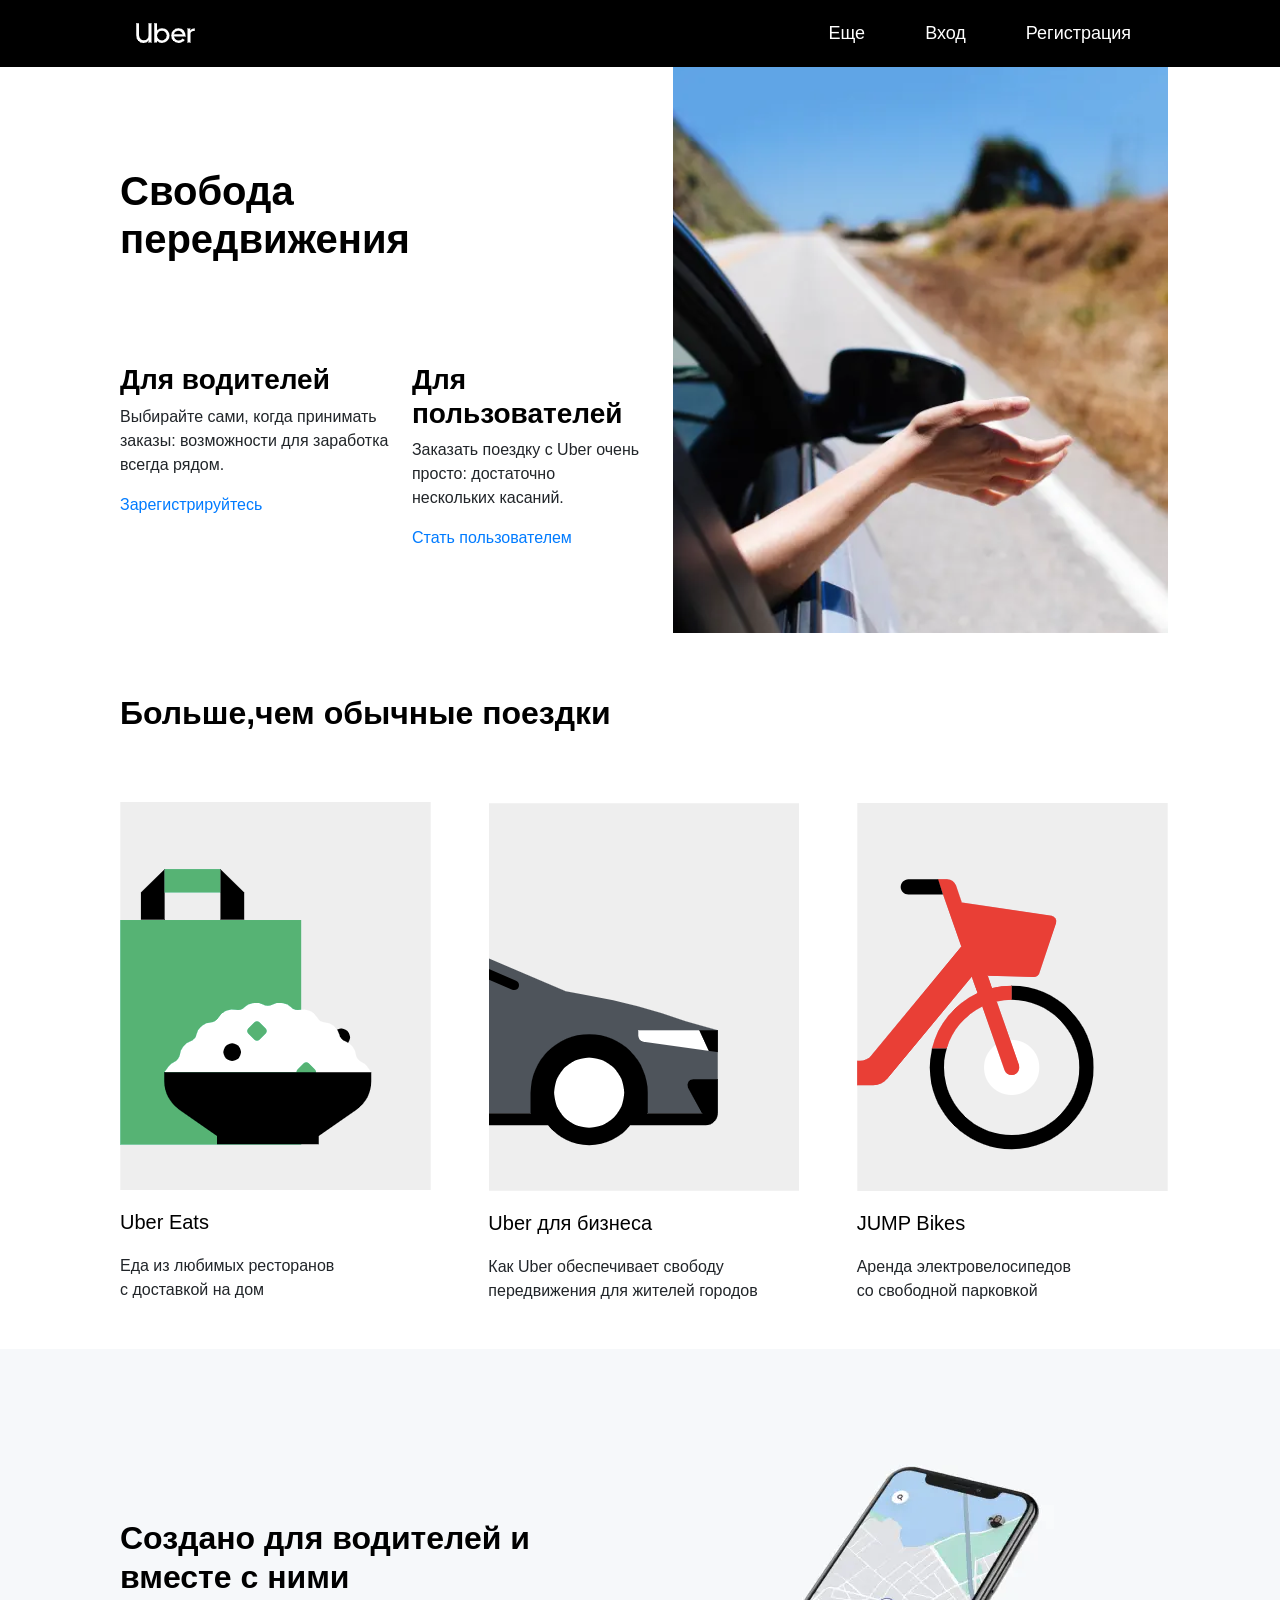
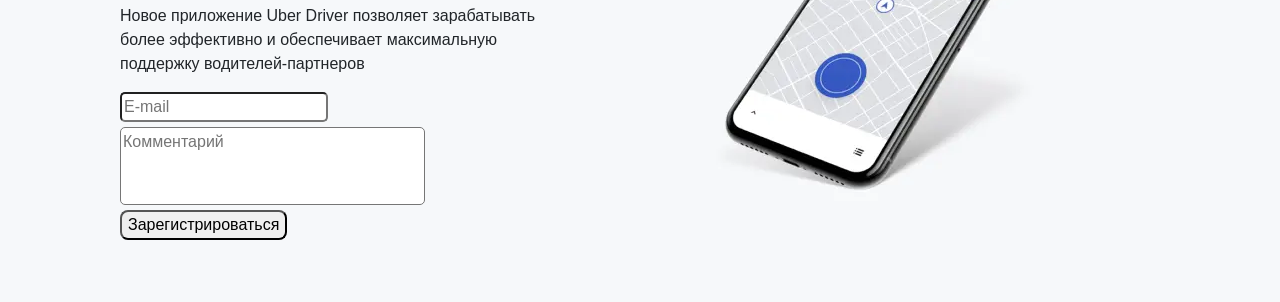
<file: index.html>
<!DOCTYPE html>
<html lang="en">
<head>
	<meta charset="UTF-8">
	<meta name="viewport"
          content="width=device-width, user-scalable=no, initial-scale=1.0, maximum-scale=1.0, minimum-scale=1.0">
	<title>Document</title>
	<link rel="stylesheet" href="css/bootstrap.min.css">
	<link rel="stylesheet" href="css/main.css"> 
</head>
<body>
	<header id="header" class="header">
		<div class="container">
			<div class="row">
				 <div class="col-lg-2">
				 	<img src="img/uber2.png" class="logo">
				 </div>
				 <div class="col-lg-5 ml-auto">
				 	<nav class="list">
				 		<ul class="menu d-flex justify-content-center">
				 			<li class="menu__item">
				 				<a href="#">
				 					Еще
				 				</a>
				 			</li>
				 			<li class="menu__item">
				 				<a href="#">
				 					Вход
				 				</a>
				 			</li>
				 			<li class="menu__item">
				 				<a href="#">
				 					Регистрация
				 				</a>
				 			</li>
				 		</ul>
				 	</nav>
				 </div>
			</div>
		</div>
		
	</header>

	<section id="fetures" class="features">
		<div class="container">
			<div class="row">
				<div class="col-lg-6">
				
					<h1 class="title">
						Свобода <br /> передвижения
					</h1>
					<div class="offer d-flex">
					<div class="offer__block">
						<h3 class="offer__subtitle">
						Для водителей	
						</h3>
						<p class="offer__text">
							Выбирайте сами, когда принимать заказы: возможности для заработка всегда рядом.
						</p>
						<a href="" class="offer_ref">
							Зарегистрируйтесь
						</a>
					</div>
					<div class="offer__block1">
						<h3 class="offer__subtitle">
						Для пользователей	
						</h3>
						<p class="offer__text">
							Заказать поездку с Uber очень просто: достаточно нескольких касаний.
						</p>
						<a href="" class="offer_ref">
							Стать пользователем
						</a>
					</div>
				</div>	
				</div>
				<div class="col-lg-6" id="pic">
					<img src="img/hand.png" class="pic">
				</div>
			</div>
		</div>
	</section>

	<section id="three" class="three">
		<div class="container">
			<div class="row">
				<div class="col-lg-12">
					<h2 class="title2">
						Больше,чем обычные поездки
					</h2>
				</div>
			</div>
			<div class="row">
				<div class="col-lg-4">
					<div class="block">
						<img src="img/meal.png" class="block__pic" >
						<h5 class="block__title">
							Uber Eats
						</h5>
						<p class="block__inside">
							Еда из любимых ресторанов<br/> с доставкой на дом
						</p>
					</div>
				</div>

				<div class="col-lg-4">
					<div class="block">
						<img src="img/car.png" class="block__pic" >
						<h5 class="block__title">
							Uber для бизнеса
						</h5>
						<p class="block__inside">
							Как Uber обеспечивает свободу передвижения для жителей городов
						</p>
					</div>
				</div>

				<div class="col-lg-4">
					<div class="block">
						<img src="img/bike.png" class="block__pic" >
						<h5 class="block__title">
							JUMP Bikes
						</h5>
						<p class="block__inside">
							Аренда электровелосипедов<br/> со свободной парковкой
						</p>
					</div>
				</div>
			</div>
		</div>
	</section> 

	<section id="info" class="info">
		<div class="container">
			<div class="row">
				<div class="col-lg-5">
					<div class="infoblock">
					<h2 class="infoblock__title">
						Создано для водителей и вместе с ними
					</h2>
					<p class="infoblock__text">
						Новое приложение Uber Driver позволяет зарабатывать более эффективно и обеспечивает максимальную поддержку водителей-партнеров
					</p>
					
					<input class="infoblock__mail" type="text" placeholder="E-mail">
					<textarea class="infoblock__area" rows="3" cols="30" placeholder="Комментарий"></textarea>
					<button class="infoblock__button">
						Зарегистрироваться
					</button>
					</div>
				</div>
				<div class="col-lg-6 ml-auto">
					<img src="img/phone.png" class="kar">
				</div>
			</div>
		</div>
	</section>

	<footer id="footer" class="footer">
		<div class="container">
			
		</div>
	</footer>
</body>
</html>
</file>
<file: css/main.css>
body{

}
 .container{
 	padding-left: 50px; 
 	

 }

ul, li{
	display: block;
	margin:0;
	padding: 0;
}

h1,h2,h3,h4{
	font-weight: 700;
	color: black;
}



.header{
width: 100%;
background: black;
color: white;
}

.logo{
	margin-top:14px;
}
.menu__item{
	margin: 20px 30px;
}

.menu__item a{
 font-size: 18px;
 font-weight: 400;
 color: white;
}

.offer__block{
	margin-right: 15px;
}


.title{
margin-top: 100px;
margin-bottom: 100px;

}

.three{
	margin-top: 40px;
}
.title2{
	margin-top: 20px;
	margin-bottom: 70px;
}



.block__title{
	margin-top: 20px;
	margin-bottom: 20px;
	color: black;

}

.info{
	background: #f6f8fa;
	margin-top: 30px;
	margin-bottom: 0px;
	padding-bottom: 20px;
}

.kar{
	padding-top: 90px;
	padding-bottom: 60px;
}

.infoblock__mail{
margin-bottom: 5px;
border-radius: 5px;
}
.infoblock__title{
	margin-top: 100px;
	padding-top: 70px;
	color: black;
}
.infoblock__area{
	resize: none;
	border-radius: 5px;
	outline: none;
	display: block;
	margin-bottom: 5px;
}
.infoblock__button{
	border-radius: 8px;
}




@media screen and (max-width: 992px) {
	body{
		text-align: center;
	}
	.container{
		padding-left: 20px;
	}
	
.logo{
display: block;
margin: 0 auto;
padding-top: 10px;
}
.list{
	margin-left: 60px; 
}
.title {
	margin-bottom: 50px;
	margin-top: 50px;
}
.offer__block{
	margin-bottom: 30px;
}
.features{
	padding-bottom: 0;
	
	margin-bottom: 0;
}
.pic{
height: 80%;
margin-top: 30px;
}


.block__pic{

	width: 30%;
}
.block__inside{
	width: 40%;
	margin: 0 auto;
	margin-bottom: 30px;
}

.infoblock__title{
	padding-top: 0;
}

.infoblock__area{
display: block;
margin: 0 auto;
margin-bottom: 20px;
}
.kar{
	width: 80%;
	margin-left: 60px;
}
}

@media screen and (max-width: 576px) {
#pic{
	height: auto;
}
.list{
margin-left: 0;
}

.menu__item{
	margin: 15px;
}

.offer{
	display: flex;
	flex-wrap: wrap;
}
.infoblock__area{
	width: auto;
}

.three{
	margin-top: 0;
	padding-top: 0;
}
.pic{
	width: 80%;
}

}
@media screen and (max-width: 364px) {


}
</file>
